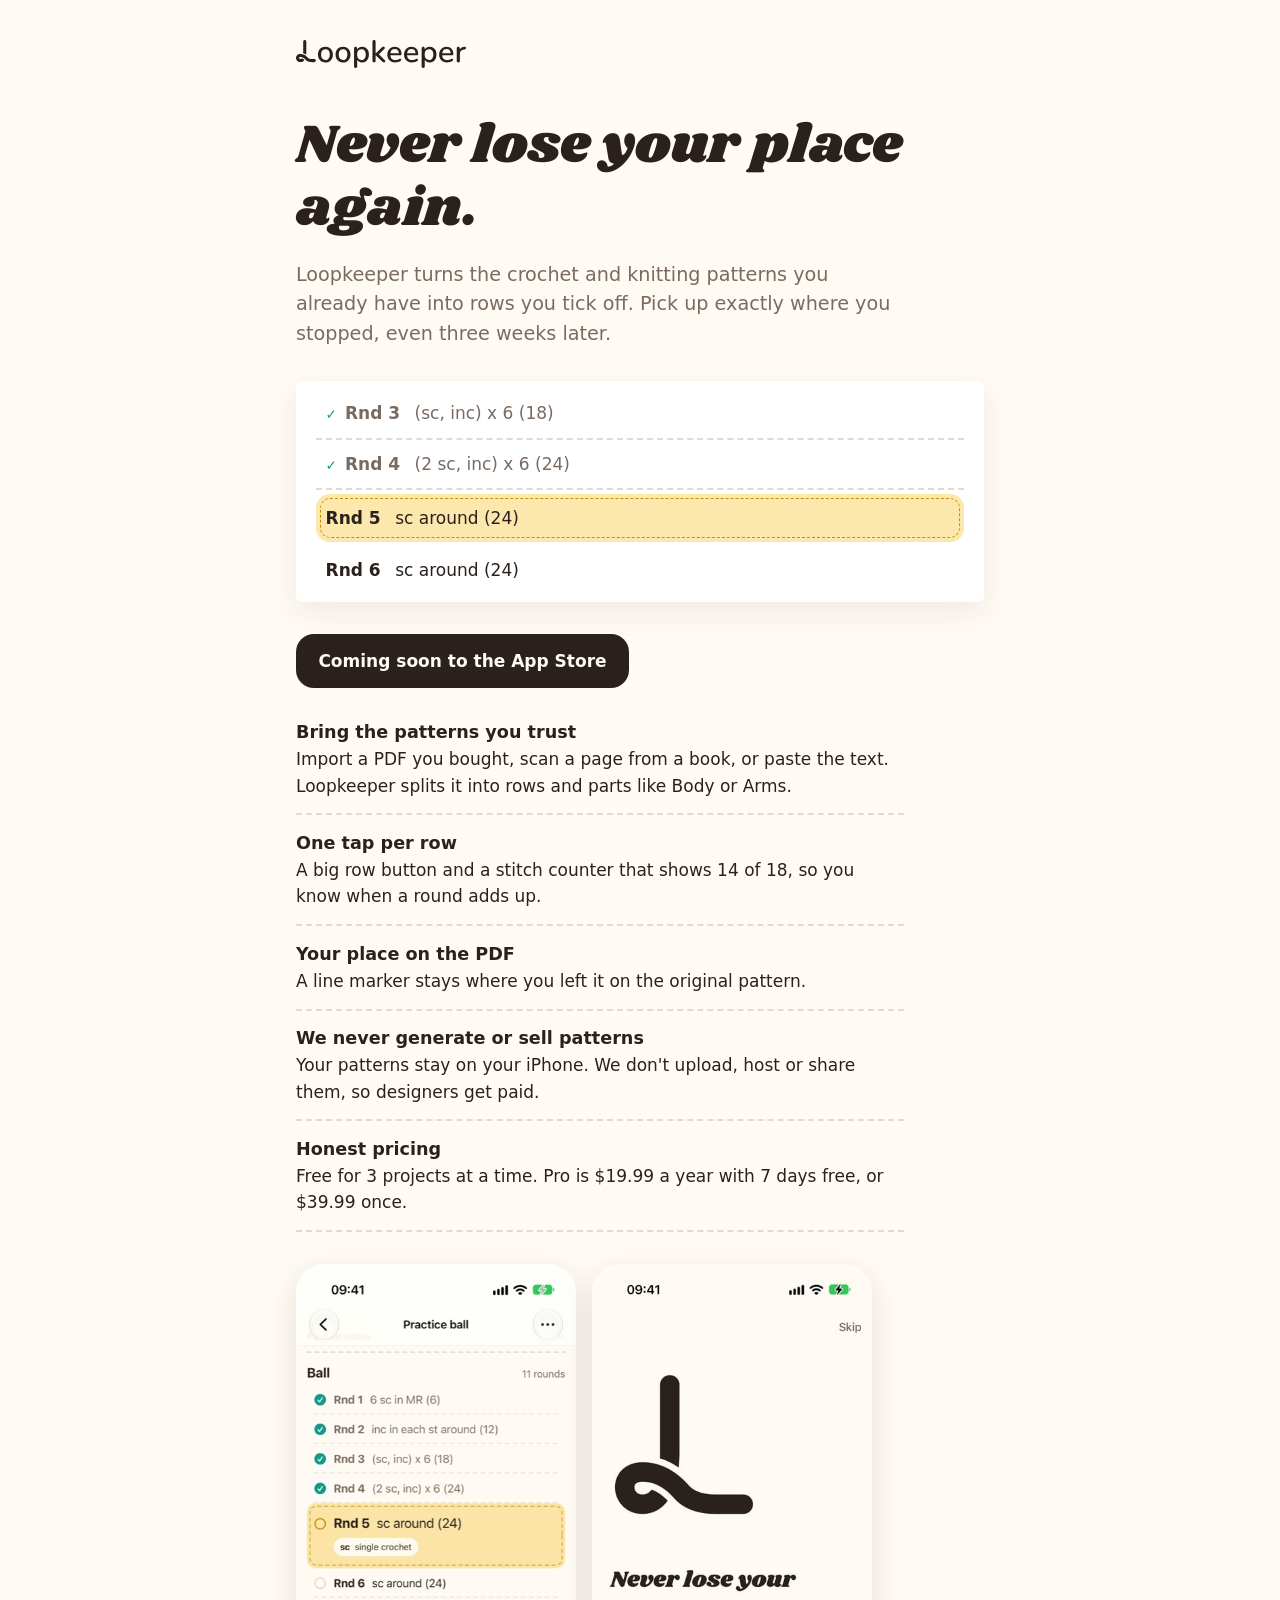
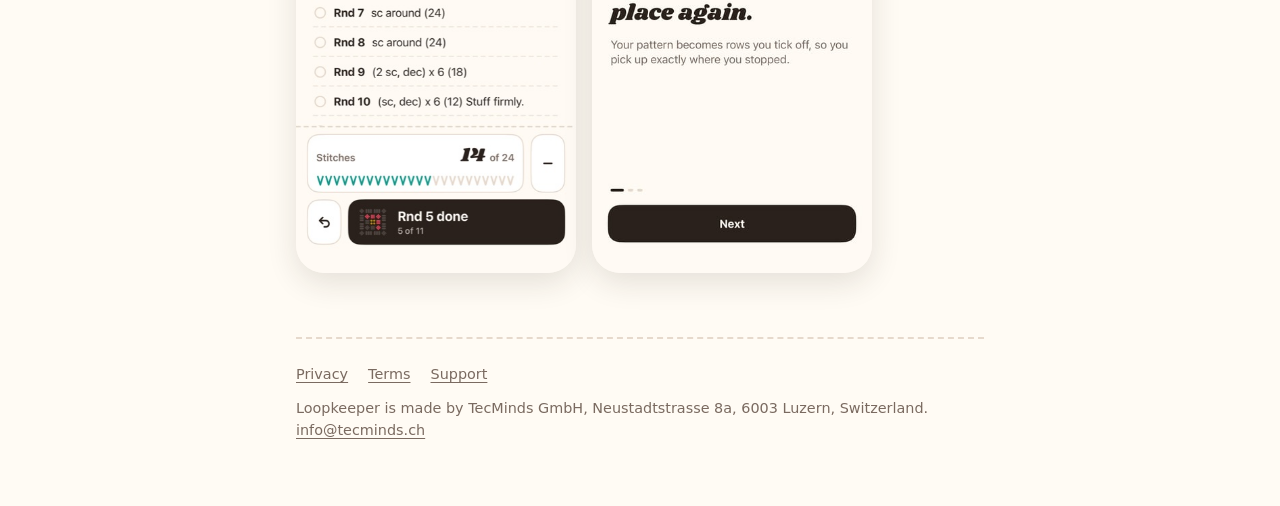
<file: index.html>
<!doctype html>
<html lang="en">
<head>
<meta charset="utf-8">
<meta name="viewport" content="width=device-width, initial-scale=1">
<title>Loopkeeper: crochet and knitting row counter for your own patterns</title>
<meta name="description" content="Loopkeeper turns the crochet and knitting patterns you already have into rows you tick off, with a row and stitch counter. Your patterns never leave your phone.">
<link rel="icon" href="img/favicon-32.png?v=3" sizes="32x32">
<link rel="icon" href="favicon.svg?v=3" type="image/svg+xml">
<link rel="apple-touch-icon" href="img/icon.png?v=3">
<link rel="stylesheet" href="style.css?v=3">
</head>
<body>
<main class="page">
  <a class="brand" href="./"><img src="img/wordmark.svg?v=3" alt="Loopkeeper" width="170" height="28"></a>

  <h1>Never lose your place again.</h1>
  <p class="lead">Loopkeeper turns the crochet and knitting patterns you already have into rows you tick off. Pick up exactly where you stopped, even three weeks later.</p>

  <div class="sheet" aria-label="Example: a pattern with the current round marked">
    <div class="row done"><b>Rnd 3</b> (sc, inc) x 6 (18)</div>
    <div class="row done"><b>Rnd 4</b> (2 sc, inc) x 6 (24)</div>
    <div class="row now"><b>Rnd 5</b> sc around (24)</div>
    <div class="row"><b>Rnd 6</b> sc around (24)</div>
  </div>

  <p><a class="badge" href="support.html">Coming soon to the App Store</a></p>

  <ul class="points">
    <li><strong>Bring the patterns you trust</strong>Import a PDF you bought, scan a page from a book, or paste the text. Loopkeeper splits it into rows and parts like Body or Arms.</li>
    <li><strong>One tap per row</strong>A big row button and a stitch counter that shows 14 of 18, so you know when a round adds up.</li>
    <li><strong>Your place on the PDF</strong>A line marker stays where you left it on the original pattern.</li>
    <li><strong>We never generate or sell patterns</strong>Your patterns stay on your iPhone. We don't upload, host or share them, so designers get paid.</li>
    <li><strong>Honest pricing</strong>Free for 3 projects at a time. Pro is $19.99 a year with 7 days free, or $39.99 once.</li>
  </ul>

  <div class="shots">
    <img src="img/work.jpg?v=2" alt="Loopkeeper work screen: the current round highlighted, a stitch counter at 14 of 24, and a Rnd 5 done button showing the project granny square" loading="lazy">
    <img src="img/tape.jpg?v=3" alt="Loopkeeper welcome screen with the Loopkeeper mark: Never lose your place again" loading="lazy">
  </div>

  <footer>
    <nav><a href="privacy.html">Privacy</a><a href="terms.html">Terms</a><a href="support.html">Support</a></nav>
    Loopkeeper is made by TecMinds GmbH, Neustadtstrasse 8a, 6003 Luzern, Switzerland. <a href="mailto:info@tecminds.ch">info@tecminds.ch</a>
  </footer>
</main>
</body>
</html>
</file>
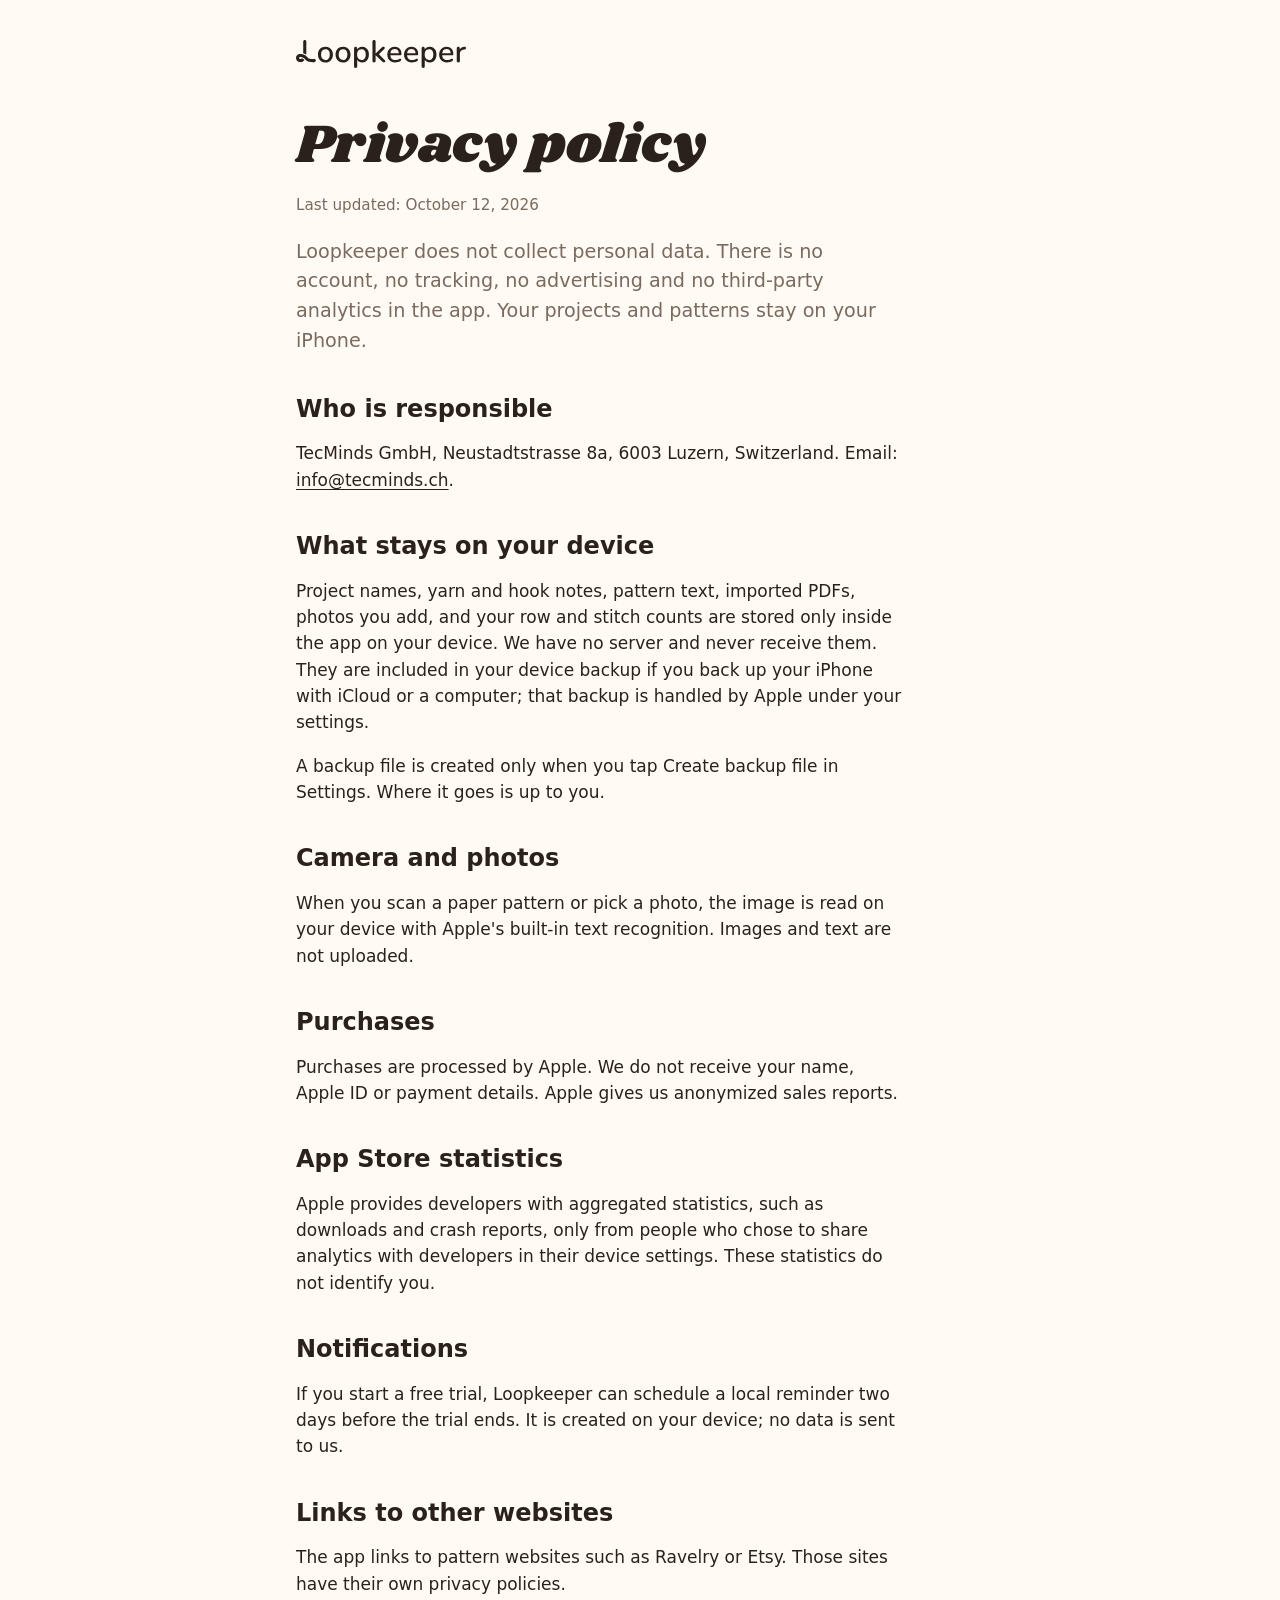
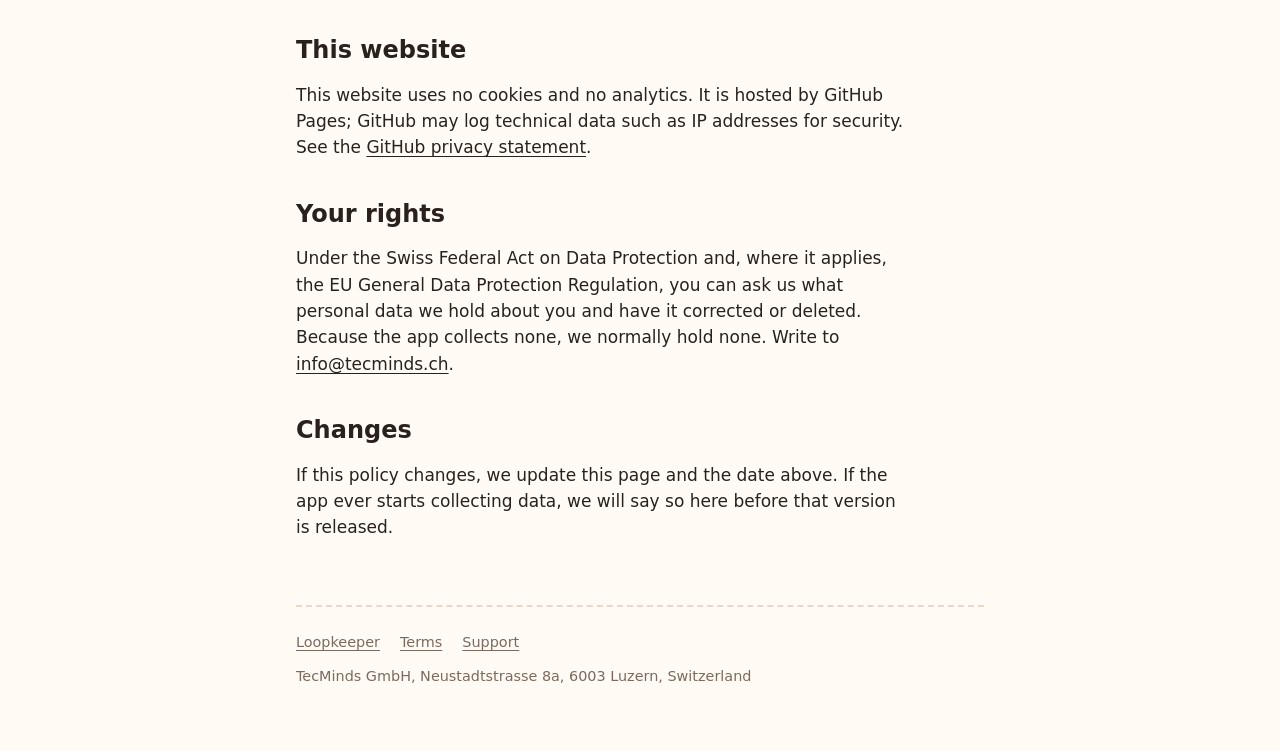
<file: privacy.html>
<!doctype html>
<html lang="en">
<head>
<meta charset="utf-8">
<meta name="viewport" content="width=device-width, initial-scale=1">
<title>Privacy policy · Loopkeeper</title>
<link rel="icon" href="img/favicon-32.png?v=3" sizes="32x32">
<link rel="icon" href="favicon.svg?v=3" type="image/svg+xml">
<link rel="apple-touch-icon" href="img/icon.png?v=3">
<link rel="stylesheet" href="style.css?v=3">
</head>
<body>
<main class="page">
  <a class="brand" href="./"><img src="img/wordmark.svg?v=3" alt="Loopkeeper" width="170" height="28"></a>

  <h1>Privacy policy</h1>
  <p class="muted">Last updated: October 12, 2026</p>

  <p class="lead">Loopkeeper does not collect personal data. There is no account, no tracking, no advertising and no third-party analytics in the app. Your projects and patterns stay on your iPhone.</p>

  <h2>Who is responsible</h2>
  <p>TecMinds GmbH, Neustadtstrasse 8a, 6003 Luzern, Switzerland. Email: <a href="mailto:info@tecminds.ch">info@tecminds.ch</a>.</p>

  <h2>What stays on your device</h2>
  <p>Project names, yarn and hook notes, pattern text, imported PDFs, photos you add, and your row and stitch counts are stored only inside the app on your device. We have no server and never receive them. They are included in your device backup if you back up your iPhone with iCloud or a computer; that backup is handled by Apple under your settings.</p>
  <p>A backup file is created only when you tap Create backup file in Settings. Where it goes is up to you.</p>

  <h2>Camera and photos</h2>
  <p>When you scan a paper pattern or pick a photo, the image is read on your device with Apple's built-in text recognition. Images and text are not uploaded.</p>

  <h2>Purchases</h2>
  <p>Purchases are processed by Apple. We do not receive your name, Apple ID or payment details. Apple gives us anonymized sales reports.</p>

  <h2>App Store statistics</h2>
  <p>Apple provides developers with aggregated statistics, such as downloads and crash reports, only from people who chose to share analytics with developers in their device settings. These statistics do not identify you.</p>

  <h2>Notifications</h2>
  <p>If you start a free trial, Loopkeeper can schedule a local reminder two days before the trial ends. It is created on your device; no data is sent to us.</p>

  <h2>Links to other websites</h2>
  <p>The app links to pattern websites such as Ravelry or Etsy. Those sites have their own privacy policies.</p>

  <h2>This website</h2>
  <p>This website uses no cookies and no analytics. It is hosted by GitHub Pages; GitHub may log technical data such as IP addresses for security. See the <a href="https://docs.github.com/en/site-policy/privacy-policies/github-general-privacy-statement">GitHub privacy statement</a>.</p>

  <h2>Your rights</h2>
  <p>Under the Swiss Federal Act on Data Protection and, where it applies, the EU General Data Protection Regulation, you can ask us what personal data we hold about you and have it corrected or deleted. Because the app collects none, we normally hold none. Write to <a href="mailto:info@tecminds.ch">info@tecminds.ch</a>.</p>

  <h2>Changes</h2>
  <p>If this policy changes, we update this page and the date above. If the app ever starts collecting data, we will say so here before that version is released.</p>

  <footer>
    <nav><a href="./">Loopkeeper</a><a href="terms.html">Terms</a><a href="support.html">Support</a></nav>
    TecMinds GmbH, Neustadtstrasse 8a, 6003 Luzern, Switzerland
  </footer>
</main>
</body>
</html>
</file>
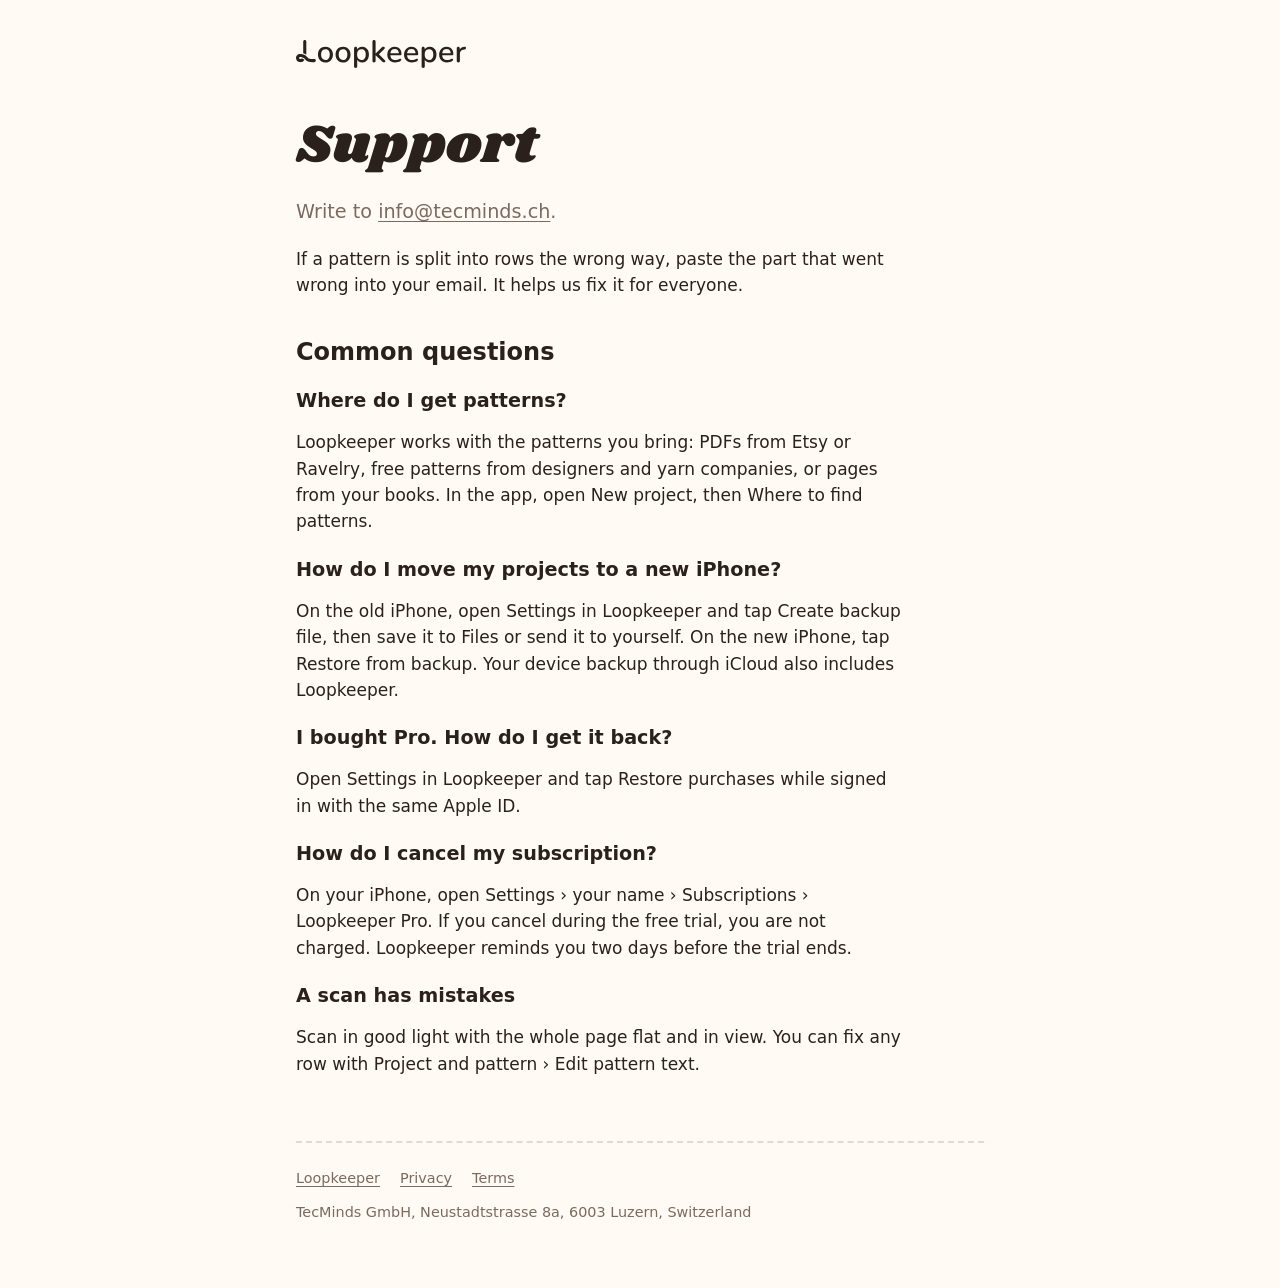
<file: support.html>
<!doctype html>
<html lang="en">
<head>
<meta charset="utf-8">
<meta name="viewport" content="width=device-width, initial-scale=1">
<title>Support · Loopkeeper</title>
<link rel="icon" href="img/favicon-32.png?v=3" sizes="32x32">
<link rel="icon" href="favicon.svg?v=3" type="image/svg+xml">
<link rel="apple-touch-icon" href="img/icon.png?v=3">
<link rel="stylesheet" href="style.css?v=3">
</head>
<body>
<main class="page">
  <a class="brand" href="./"><img src="img/wordmark.svg?v=3" alt="Loopkeeper" width="170" height="28"></a>

  <h1>Support</h1>
  <p class="lead">Write to <a href="mailto:info@tecminds.ch?subject=Loopkeeper">info@tecminds.ch</a>.</p>
  <p>If a pattern is split into rows the wrong way, paste the part that went wrong into your email. It helps us fix it for everyone.</p>

  <h2>Common questions</h2>

  <h3>Where do I get patterns?</h3>
  <p>Loopkeeper works with the patterns you bring: PDFs from Etsy or Ravelry, free patterns from designers and yarn companies, or pages from your books. In the app, open New project, then Where to find patterns.</p>

  <h3>How do I move my projects to a new iPhone?</h3>
  <p>On the old iPhone, open Settings in Loopkeeper and tap Create backup file, then save it to Files or send it to yourself. On the new iPhone, tap Restore from backup. Your device backup through iCloud also includes Loopkeeper.</p>

  <h3>I bought Pro. How do I get it back?</h3>
  <p>Open Settings in Loopkeeper and tap Restore purchases while signed in with the same Apple ID.</p>

  <h3>How do I cancel my subscription?</h3>
  <p>On your iPhone, open Settings › your name › Subscriptions › Loopkeeper Pro. If you cancel during the free trial, you are not charged. Loopkeeper reminds you two days before the trial ends.</p>

  <h3>A scan has mistakes</h3>
  <p>Scan in good light with the whole page flat and in view. You can fix any row with Project and pattern › Edit pattern text.</p>

  <footer>
    <nav><a href="./">Loopkeeper</a><a href="privacy.html">Privacy</a><a href="terms.html">Terms</a></nav>
    TecMinds GmbH, Neustadtstrasse 8a, 6003 Luzern, Switzerland
  </footer>
</main>
</body>
</html>
</file>
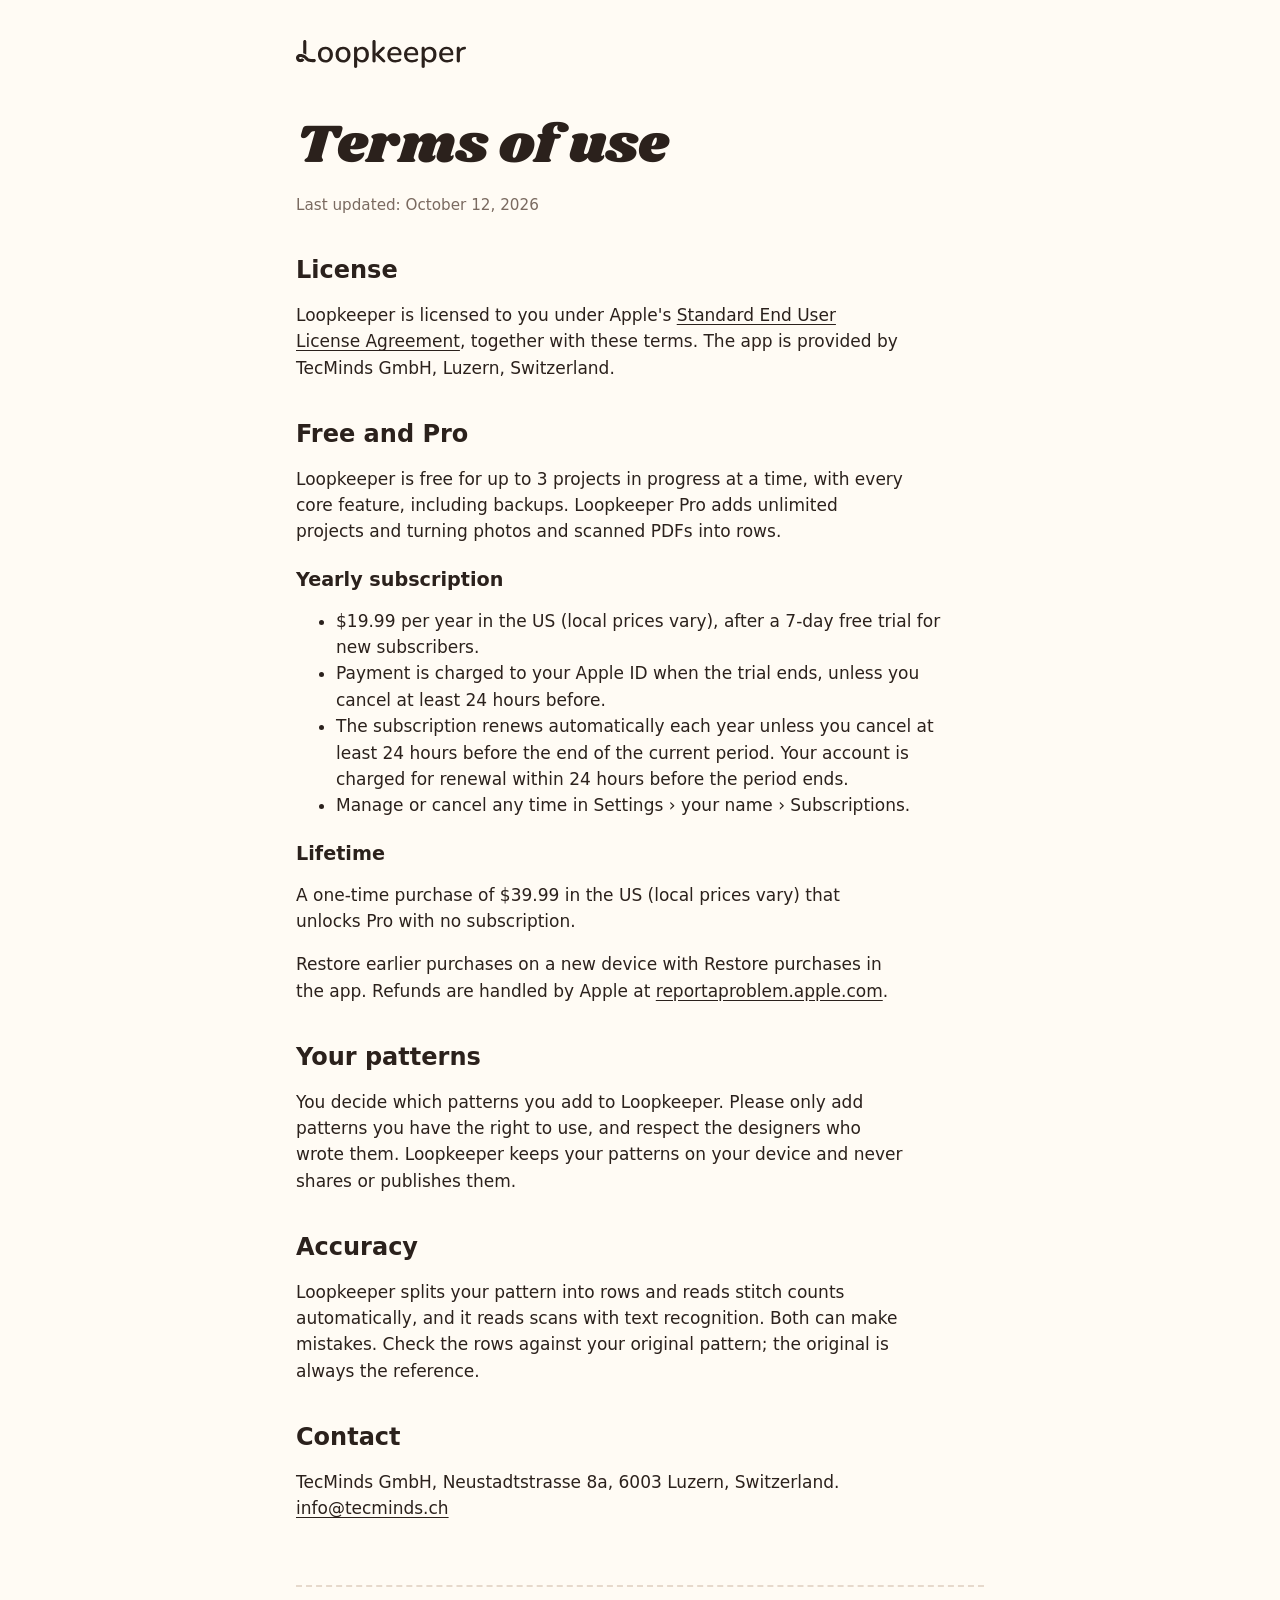
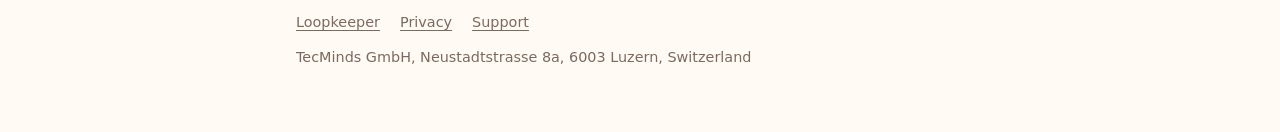
<file: terms.html>
<!doctype html>
<html lang="en">
<head>
<meta charset="utf-8">
<meta name="viewport" content="width=device-width, initial-scale=1">
<title>Terms of use · Loopkeeper</title>
<link rel="icon" href="img/favicon-32.png?v=3" sizes="32x32">
<link rel="icon" href="favicon.svg?v=3" type="image/svg+xml">
<link rel="apple-touch-icon" href="img/icon.png?v=3">
<link rel="stylesheet" href="style.css?v=3">
</head>
<body>
<main class="page">
  <a class="brand" href="./"><img src="img/wordmark.svg?v=3" alt="Loopkeeper" width="170" height="28"></a>

  <h1>Terms of use</h1>
  <p class="muted">Last updated: October 12, 2026</p>

  <h2>License</h2>
  <p>Loopkeeper is licensed to you under Apple's <a href="https://www.apple.com/legal/internet-services/itunes/dev/stdeula/">Standard End User License Agreement</a>, together with these terms. The app is provided by TecMinds GmbH, Luzern, Switzerland.</p>

  <h2>Free and Pro</h2>
  <p>Loopkeeper is free for up to 3 projects in progress at a time, with every core feature, including backups. Loopkeeper Pro adds unlimited projects and turning photos and scanned PDFs into rows.</p>
  <h3>Yearly subscription</h3>
  <ul>
    <li>$19.99 per year in the US (local prices vary), after a 7-day free trial for new subscribers.</li>
    <li>Payment is charged to your Apple ID when the trial ends, unless you cancel at least 24 hours before.</li>
    <li>The subscription renews automatically each year unless you cancel at least 24 hours before the end of the current period. Your account is charged for renewal within 24 hours before the period ends.</li>
    <li>Manage or cancel any time in Settings › your name › Subscriptions.</li>
  </ul>
  <h3>Lifetime</h3>
  <p>A one-time purchase of $39.99 in the US (local prices vary) that unlocks Pro with no subscription.</p>
  <p>Restore earlier purchases on a new device with Restore purchases in the app. Refunds are handled by Apple at <a href="https://reportaproblem.apple.com">reportaproblem.apple.com</a>.</p>

  <h2>Your patterns</h2>
  <p>You decide which patterns you add to Loopkeeper. Please only add patterns you have the right to use, and respect the designers who wrote them. Loopkeeper keeps your patterns on your device and never shares or publishes them.</p>

  <h2>Accuracy</h2>
  <p>Loopkeeper splits your pattern into rows and reads stitch counts automatically, and it reads scans with text recognition. Both can make mistakes. Check the rows against your original pattern; the original is always the reference.</p>

  <h2>Contact</h2>
  <p>TecMinds GmbH, Neustadtstrasse 8a, 6003 Luzern, Switzerland. <a href="mailto:info@tecminds.ch">info@tecminds.ch</a></p>

  <footer>
    <nav><a href="./">Loopkeeper</a><a href="privacy.html">Privacy</a><a href="support.html">Support</a></nav>
    TecMinds GmbH, Neustadtstrasse 8a, 6003 Luzern, Switzerland
  </footer>
</main>
</body>
</html>
</file>
<file: style.css>
@font-face {
  font-family: "Shrikhand";
  src: url("fonts/Shrikhand-Regular.ttf") format("truetype");
  font-display: swap;
}

:root {
  --paper: #FFFBF4;
  --sheet: #FFFFFF;
  --ink: #2B211C;
  --ink-2: #7A6A60;
  --rule: #E6D9CC;
  --tape: rgba(244, 180, 0, .32);
  --tape-edge: #C98F00;
  --display: system-ui, -apple-system, "Helvetica Neue", Arial, sans-serif;
  --headline: "Shrikhand", Georgia, serif;
}

@media (prefers-color-scheme: dark) {
  :root { --paper: #1F1916; --sheet: #2A221E; --ink: #F6EEE6; --ink-2: #B7A99F; --rule: #463A33; }
}

* { box-sizing: border-box; }

body {
  margin: 0;
  background: var(--paper);
  color: var(--ink);
  font: 17px/1.55 var(--display);
}

a { color: inherit; text-underline-offset: 3px; }
a:focus-visible { outline: 3px solid #F4B400; outline-offset: 2px; border-radius: 2px; }

.page { max-width: 46rem; margin: 0 auto; padding: 2.5rem 1.5rem 4rem; }

/* The wordmark (img/wordmark.svg, generated by brand/generate.ts) follows the color scheme by itself. */
.brand { display: inline-block; line-height: 0; }
.brand img { height: 28px; width: auto; }

h1, h2, h3 { line-height: 1.15; }
h1 { font-family: var(--headline); font-weight: 400; font-size: clamp(2.3rem, 7vw, 3.4rem); margin: 2.5rem 0 1rem; }
h2 { font-size: 1.5rem; font-weight: 800; margin: 2.5rem 0 .5rem; }
h3 { font-size: 1.2rem; font-weight: 700; margin: 1.5rem 0 .25rem; }
p, li { max-width: 38rem; }
.lead { font-size: 1.2rem; color: var(--ink-2); }
.muted { color: var(--ink-2); font-size: .95rem; }

/* The pattern sheet, with the round you are on highlighted like in the app. */
.sheet { background: var(--sheet); border-radius: 6px; padding: .5rem 1.25rem; box-shadow: 0 10px 30px rgba(43, 33, 28, .08); margin: 2rem 0; }
.row { display: flex; gap: .75rem; padding: .7rem .6rem; border-bottom: 2px dashed var(--rule); align-items: baseline; }
.row:last-child { border-bottom: 0; }
.row b { min-width: 3.6rem; }
.row.done { color: var(--ink-2); }
.row.done::before { content: "✓"; color: #13998A; font-weight: 800; font-size: .85rem; margin-right: -.25rem; }
.row.now { background: var(--tape); color: #2B211C; border: 0; border-radius: 14px; outline: 1.5px dashed var(--tape-edge); outline-offset: -5px; margin: .2rem 0; }

.shots { display: flex; gap: 1rem; margin: 2rem 0; }
.shots img { width: 50%; max-width: 280px; border-radius: 28px; box-shadow: 0 10px 30px rgba(43, 33, 28, .12); }

.points { list-style: none; padding: 0; }
.points li { padding: .9rem 0; border-bottom: 2px dashed var(--rule); }
.points strong { font-size: 1.1rem; display: block; }

.badge { display: inline-block; background: var(--ink); color: var(--paper); padding: .85rem 1.4rem; border-radius: 18px; font-weight: 700; text-decoration: none; }

footer { margin-top: 4rem; padding-top: 1.5rem; border-top: 2px dashed var(--rule); color: var(--ink-2); font-size: .9rem; }
footer nav { display: flex; gap: 1.25rem; flex-wrap: wrap; margin-bottom: .75rem; }

@media (max-width: 520px) {
  .shots img { border-radius: 18px; }
}
</file>
